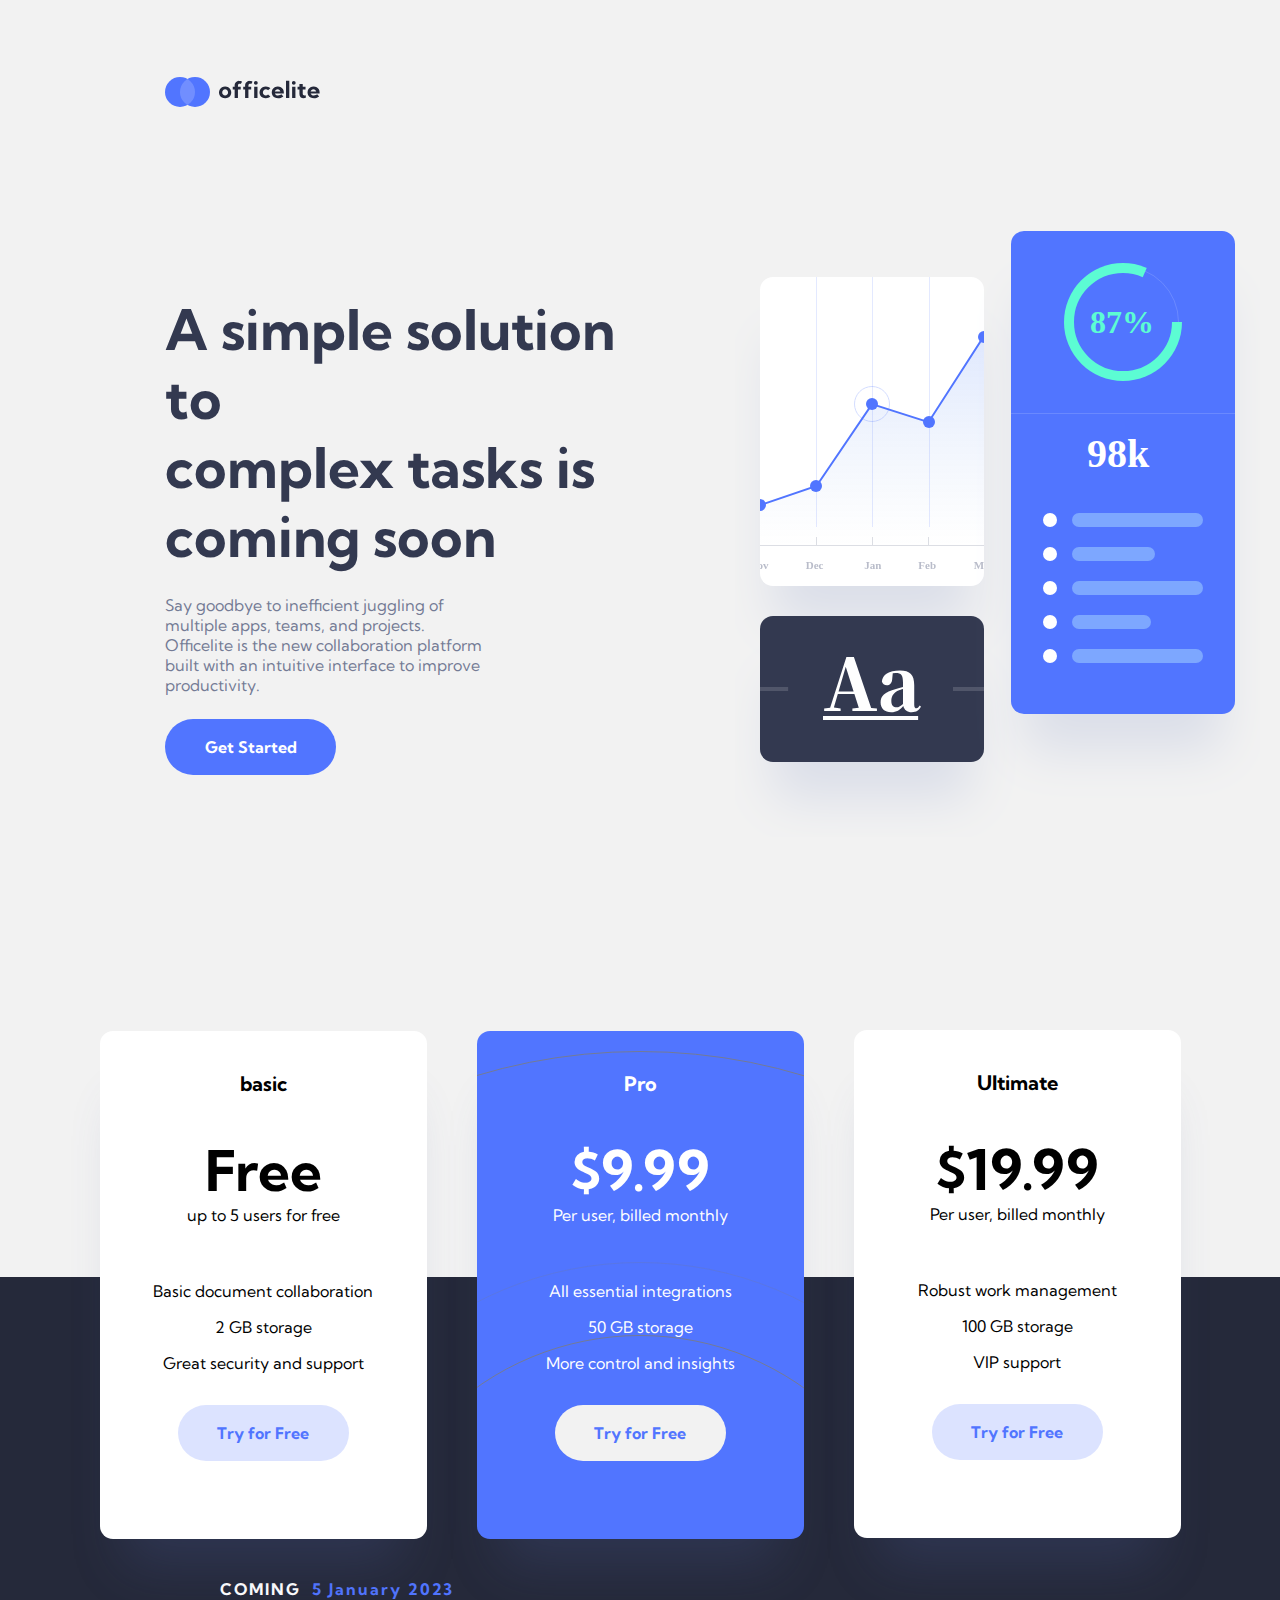
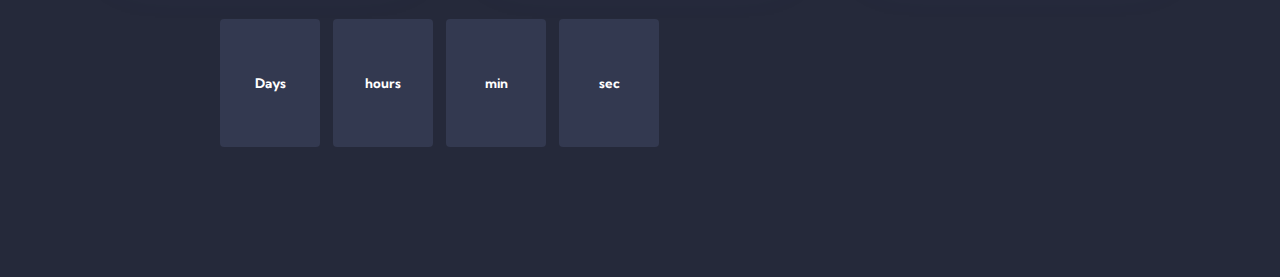
<file: index.html>
<!DOCTYPE html>
<html lang="en">
<head>
  <meta charset="UTF-8">
  <meta name="viewport" content="width=device-width, initial-scale=1.0">
  <link rel="stylesheet" href="./Resource/style.css">
  <link rel="icon" type="image/png" sizes="32x32" href="./assets/favicon-32x32.png">
  
  <title>Officelite || Coming Soon!</title>
</head>
<body> 
  <div class="background-header">
      <img src="./assets/home/new-bg.svg" alt="background" >
  </div>  
  <div class="header-logo">
      <img src="./assets/shared/logo.svg" alt="test" class="logo">
  </div>
  <div class="header-illu">
    <img src="./assets/home/illustration-charts-mobile.svg" alt="illustration-charts-mobile" >
  </div>

  <div class="sides">
    <div class="left-side">
      <h1 class="left-title">A simple solution <br> to  complex tasks <br> is coming soon</h1>
      <h1 class="left-title1">A simple solution to <br>   complex tasks is <br> coming soon</h1>
      <p class="left-description">Say goodbye to inefficient juggling of <br> multiple apps, teams, and projects. <br> Officelite is the new collaboration platform <br> built with an intuitive interface to improve <br> productivity.</p>
      <p class="left-description2">Say goodbye to inefficient juggling of multiple apps, teams, and <br> projects. Officelite is the new collaboration platform built with an <br> intuitive interface to improve productivity.</p>
      <a class="btn1" href="#cards">Get Started</a>
    </div>
    <div class="right-side">
      <img src="./assets/home/illustration-charts tablet.svg" alt="illu">
    </div>
    <div class="right-side-main">
      <img src="./assets/home/illustration-charts.svg" alt="illu">
    </div>

  </div>
  
  <div id='cards' class="cards">
    <div class="card1"> 
        <h5 class="c1">basic</h5>
        <h1 class="c2">Free</h1>
        <h6 class="c3">up to 5 users for free</h6>
        <p class="c4">Basic document collaboration</p>
        <p class="c4">2 GB storage</p>
        <p id="p-end">Great security and support</p>
        <a class="btn2" href="./sign-up.html">Try for Free</a>
        
        <div class="t-left">
          <h5 class="c1">basic</h5>
          <h1 class="c2">Free</h1>
          <h6 class="c3">up to 5 users for free</h6>
          <a class="btn2" href="./sign-up.html">Try for Free</a>
        </div>

        <div class="t-right">
          <p class="c4">Basic document collaboration</p>
          <p class="c4">2 GB storage</p>
          <p id="p-end">Great security and support</p>
        </div>

    </div>
    <div class="card2">
      <img src="./assets/home/bg-pattern-header LAPTOP.svg" alt="background" >
      <h5 class="c1">Pro</h5>
      <h1 class="c2">$9.99</h1>
      <h6 class="c3">Per user, billed monthly</h6>
      <p class="c4">All essential integrations</p>
      <p class="c4">50 GB storage</p>
      <p id="p-end" class="c4">More control and insights</p>
      <a class="btn3" href="./sign-up.html">Try for Free</a>

      <div class="t-left">
        <h5 class="c1">Pro</h5>
        <h1 class="c2">$9.99</h1>
        <h6 class="c3">Per user, billed monthly</h6>
        <a class="btnRetry" href="./sign-up.html">Try for Free</a>
      </div>

      <div class="t-right">
        <p class="c4">All essential integrations</p>
        <p class="c4">50 GB storage</p>
        <p id="p-end">More control and insightst</p>
      </div>

    </div>

    <div class="card3">
      <h5 class="c1">Ultimate</h5>
      <h1 class="c2">$19.99</h1>
      <h6 class="c3">Per user, billed monthly</h6>
      <p class="c4">Robust work management</p>
      <p class="c4">100 GB storage</p>
      <p id="p-end">VIP support</p>
      <a class="btn2" href="./sign-up.html">Try for Free</a>

      <div class="t-left">
        <h5 class="c1">Ultimate</h5>
        <h1 class="c2">$19.99</h1>
        <h6 class="c3">Per user, billed monthly</h6>
        <a class="btn2" href="./sign-up.html">Try for Free</a>
      </div>
  
      <div class="t-right">
        <p class="c4">Robust work management</p>
        <p class="c4">100 GB storage</p>
        <p id="p-end">VIP support</p>
      </div>
    </div>

    </div>
  </div>

  <footer class="footer-footer">
    <div class="footer-box">
      <h4>COMING <span>5 January 2023</span></h4><br>
      <div class="timer-box">
        <div id="days">
          <h1 id="days-num"></h1>
          <h5>Days</h5>
        </div>
        <div id="hours">
          <h1 id="hours-num"></h1>
          <h5>hours</h5>
        </div>
        <div id="minutes">
          <h1 id="min-num"></h1>
          <h5>min</h5>
        </div>
        <div id="seconds">
          <h1 id="sec-num"></h1>
          <h5>sec</h5>
        </div>
      </div>
      <a class="footer-button" href="./sign-up.html">Get started</a>
    </div>
  </footer>
<script src="./Resource/app.js"></script>
</body>
</html>
</file>
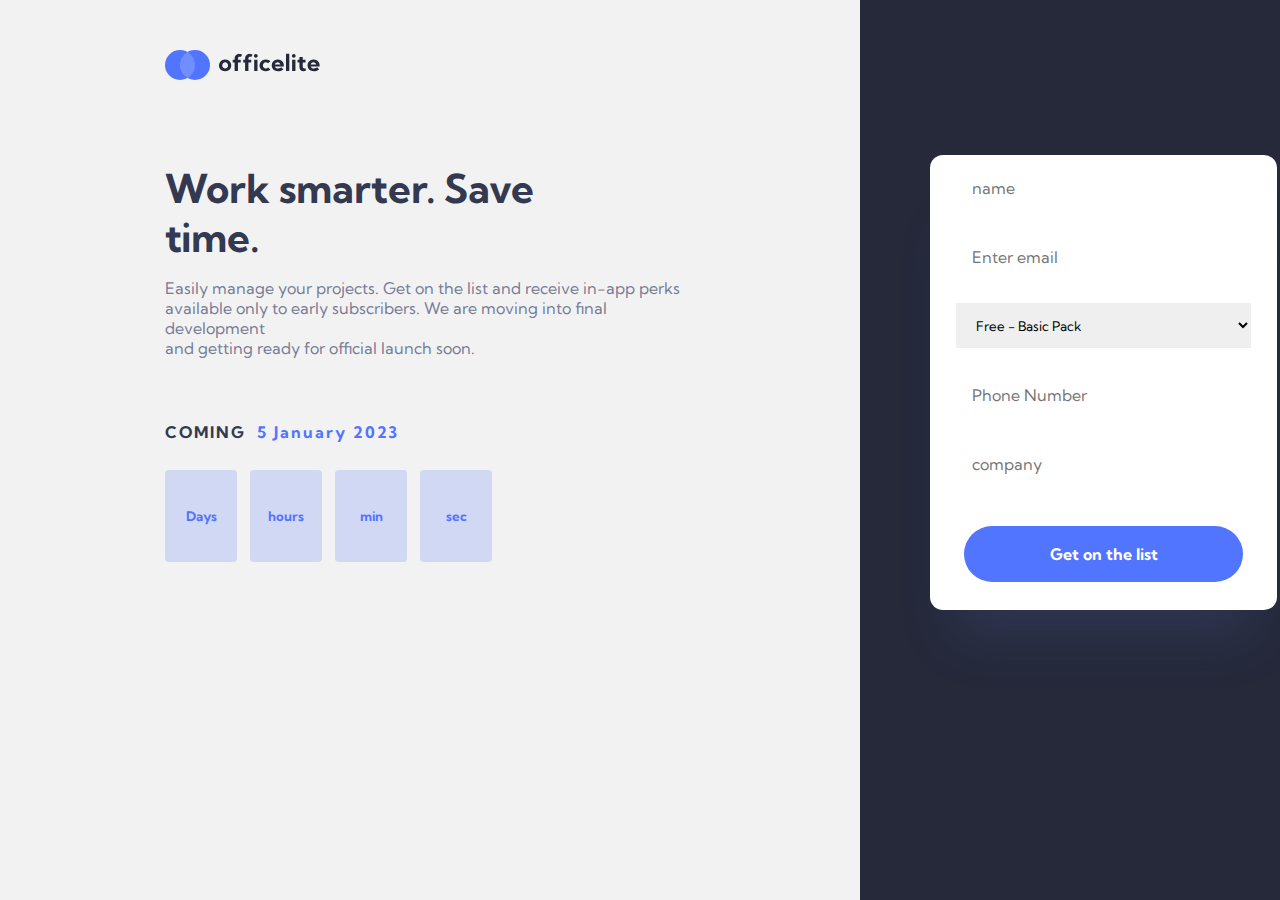
<file: sign-up.html>
<!DOCTYPE html>
<html lang="en">
<head>
  <meta charset="UTF-8">
  <meta name="viewport" content="width=device-width, initial-scale=1.0">
  <link rel="stylesheet" href="./Resource/style2.css">
  <link rel="icon" type="image/png" sizes="32x32" href="./assets/favicon-32x32.png">
    <title>Officelite coming soon site</title>
</head>
<body>
<section class="grid">

<div class="Lside">

      <div class="background-header">
          <img src="./assets/home/new-bg.svg" alt="background" >
      </div>  
      <div class="header-logo">
          <img src="./assets/shared/logo.svg" alt="test" class="logo">
      </div>
 <div class="left-page">
    <div class="leftReal">
        <div class="title-text">
          <h1>Work smarter. <br> Save time.</h1>
          <h1 id="t-text1">Work smarter.  Save time.</h1>
          <h1 id="t-text2">Work smarter. Save <br> time.</h1>


          <p>Easily manage your projects. Get on the list <br>
            and receive in-app perks available only to <br>
            early subscribers. We are moving into final <br> 
            development and getting ready for official <br>
            launch soon.</p>

            <p id="t-text3">Easily manage your projects. Get on the list 
              and receive in-app perks <br> available only to 
              early subscribers. We are moving into final  
              development <br> and getting ready for official
              launch soon.</p>
        </div>

      <div class="timer">
        <h4>COMING <span>5 January 2023</span></h4><br>
        <div class="timer-box">
          <div id="days">
            <h1 id="days-num"></h1>
            <h5>Days</h5>
          </div>
          <div id="hours">
            <h1 id="hours-num"></h1>
            <h5>hours</h5>
          </div>
          <div id="minutes">
            <h1 id="min-num"></h1>
            <h5>min</h5>
          </div>
          <div id="seconds">
            <h1 id="sec-num"></h1>
            <h5>sec</h5>
          </div>
        </div>
      </div>
     </div>
   </div>
      <form>
        <div class="container">
          <input id="name" type="text" placeholder="name" name="name" required>
          <input id="email" type="email" placeholder="Enter email" name="email" required>
          <select id="package">
            <option value="basic">Free - Basic Pack </option>
            <option value="pro">$9.99 - Pro Pack</option>
            <option value="Ultimate">$19.99 - Ultimate Pack</option>
          </select>
          <input type="number" id="number" placeholder="Phone Number" required>
          <input id="company" type="text" placeholder="company" required>
          <button type="submit" class="signupbtn">Get on the list</button>
        </div>
      </form>
  </div>
<div class="footerr"></div>
</section>
 <script src="./Resource/app2.js"></script>
</body>
</html>
</file>
<file: Resource/style.css>
@import url("https://fonts.googleapis.com/css2?family=Kumbh+Sans:wght@100;200;300;400;500;600;700;800;900&display=swap");
* {
  padding: 0;
  margin: 0;
  border: 0;
  font-family: "Kumbh Sans", sans-serif;
}

html {
  scroll-behavior: smooth;
}

body {
  background-color: #F2F2F2;
}

.background-header {
  background-repeat: no-repeat;
  top: -150px;
  display: flex;
  justify-content: center;
  align-items: center;
  width: 100vw;
  position: absolute;
  overflow: hidden;
}

.header-logo {
  display: flex;
  justify-content: center;
  width: 100vw;
  padding-top: 49.65px;
  margin-bottom: 90px;
}

.header-illu {
  width: 100vw;
  display: flex;
  justify-content: center;
  margin-bottom: 64px;
}

.left-side {
  display: flex;
  justify-content: center;
  align-items: center;
  flex-direction: column;
  margin-bottom: 100px;
}
.left-side > h1 {
  font-size: 40px;
  font-weight: 700;
  text-align: center;
  margin-bottom: 24px;
}
.left-side > p {
  color: #747B95;
  font-size: 16px;
  font-weight: 400;
  text-align: center;
  margin-bottom: 24px;
}
.left-side > .btn1 {
  height: 56px;
  width: 171px;
  border-radius: 28px;
  background-color: #5175FF;
  display: flex;
  align-items: center;
  justify-content: center;
  color: white;
  font-style: normal;
  font-weight: 700;
  font-size: 16px;
  cursor: pointer;
  text-decoration: none;
}
.left-side > .btn1:hover {
  transition: 0.5s;
  background-color: #829CFF;
}
.left-side .left-title1 {
  display: none;
}
.left-side .left-description2 {
  display: none;
}

.right-side {
  display: none;
}

.right-side-main {
  display: none;
  margin-right: 20px;
}

.cards {
  display: flex;
  align-items: center;
  justify-content: center;
  flex-direction: column;
}
.cards .card1, .cards .card3, .cards .card2 {
  display: flex;
  align-items: center;
  flex-direction: column;
  height: 508px;
  width: 327px;
  border-radius: 13px;
  box-shadow: 0px 50px 50px -25px rgba(75, 92, 154, 0.247159);
  background-color: white;
  text-align: center;
  margin-bottom: 32px;
}
.cards .card1 .t-left, .cards .card3 .t-left, .cards .card2 .t-left {
  display: none;
}
.cards .card1 .t-right, .cards .card3 .t-right, .cards .card2 .t-right {
  display: none;
}
.cards .card1 > .c1, .cards .card3 > .c1, .cards .card2 > .c1 {
  font-size: 20px;
  margin-top: 40px;
  margin-bottom: 40px;
}
.cards .card1 > .c2, .cards .card3 > .c2, .cards .card2 > .c2 {
  font-size: 56px;
}
.cards .card1 > .c3, .cards .card3 > .c3, .cards .card2 > .c3 {
  font-size: 16px;
  font-weight: 400;
  margin-bottom: 56px;
}
.cards .card1 > .c4, .cards .card3 > .c4, .cards .card2 > .c4 {
  font-size: 16px;
  font-weight: 400;
  margin-bottom: 16px;
}
.cards .card1 #p-end, .cards .card3 #p-end, .cards .card2 #p-end {
  margin-bottom: 32px;
}
.cards .card1 .btn2, .cards .card3 .btn2, .cards .card2 .btn2 {
  height: 56px;
  width: 171px;
  border-radius: 28px;
  background: rgba(81, 117, 255, 0.2);
  display: flex;
  align-items: center;
  justify-content: center;
  font-style: normal;
  font-weight: 700;
  font-size: 16px;
  color: #5175FF;
  cursor: pointer;
  text-decoration: none;
}
.cards .card2 {
  color: white;
  background-color: #5175FF;
  position: relative;
  overflow: hidden;
  margin-bottom: 32px;
}
.cards .card2 img {
  position: absolute;
  overflow: hidden;
  top: 20px;
  z-index: 1;
}
.cards .card2 .btn3 {
  cursor: pointer;
  background-color: #F2F2F2;
  height: 56px;
  width: 171px;
  border-radius: 28px;
  display: flex;
  align-items: center;
  justify-content: center;
  font-style: normal;
  font-weight: 700;
  font-size: 16px;
  color: #5175FF;
  z-index: 3;
  text-decoration: none;
}
.cards .card3 {
  margin-bottom: 0px;
}

footer {
  background: #25293A;
  height: 1248px;
  position: relative;
  z-index: -1;
  margin-top: -820px;
  display: flex;
  width: 100vw;
  flex-direction: column;
}
footer .footer-box {
  padding-top: 896px;
  display: flex;
  justify-content: center;
  flex-direction: column;
  align-items: center;
}
footer .footer-box > h4 {
  display: flex;
  justify-content: center;
  color: white;
  font-weight: 700;
  font-size: 16px;
  letter-spacing: 2px;
}
footer .footer-box > h4 > span {
  color: #5175FF;
  margin-left: 5px;
}
footer .footer-box .timer-box {
  display: flex;
  justify-content: center;
  color: white;
  margin-bottom: 40px;
}
footer .footer-box .timer-box #days, footer .footer-box .timer-box #hours, footer .footer-box .timer-box #minutes, footer .footer-box .timer-box #seconds {
  height: 92px;
  width: 72px;
  border-radius: 4px;
  background-color: #333950;
  display: flex;
  justify-content: center;
  flex-direction: column;
  align-items: center;
  margin-right: 13px;
}
footer .footer-box .timer-box #days #days-num, footer .footer-box .timer-box #hours #days-num, footer .footer-box .timer-box #minutes #days-num, footer .footer-box .timer-box #seconds #days-num {
  font-size: 32px;
  font-weight: 700;
}
footer .footer-box .timer-box #days #days-num > h5, footer .footer-box .timer-box #hours #days-num > h5, footer .footer-box .timer-box #minutes #days-num > h5, footer .footer-box .timer-box #seconds #days-num > h5 {
  font-size: 12px;
}
footer .footer-box .footer-button {
  height: 56px;
  width: 171px;
  border-radius: 28px;
  background-color: #5175FF;
  display: flex;
  align-items: center;
  justify-content: center;
  color: white;
  font-style: normal;
  font-weight: 700;
  font-size: 16px;
  cursor: pointer;
  text-decoration: none;
}

@media (min-width: 1280px) {
  .background-header {
    display: none;
  }
  .header-logo {
    display: block;
    padding-top: 76.65px;
    margin-bottom: 184px;
    margin-left: 165px;
    width: 60px;
  }
  .header-illu {
    display: none;
  }
  .sides {
    display: flex;
    flex-direction: row;
    margin-left: 165px;
  }
  .sides .right-side {
    display: none;
  }
  .sides .right-side-main {
    display: block;
    margin-right: 20px;
    top: 20;
  }
  .sides .right-side-main > img {
    position: relative;
    top: -64px;
  }
  .left-side {
    display: block;
    margin-bottom: 255px;
    margin-right: 95px;
    width: 540px;
  }
  .left-side h1 {
    color: #333950;
    text-align: start;
  }
  .left-side p {
    text-align: start;
  }
  .left-side .left-title1 {
    font-size: 56px;
    display: block;
  }
  .left-side .left-title {
    display: none;
  }
  .left-side .left-description {
    display: block;
  }
  .cards {
    flex-direction: row;
  }
  .cards .card1, .cards .card2, .cards .card3 {
    height: 508px;
  }
  .cards .card2 {
    height: 508px;
    margin-left: 50px;
    margin-right: 50px;
  }
  .cards .card3 {
    height: 508px;
    margin-bottom: 35px;
  }
  footer {
    margin-top: -296px;
    height: 600px;
  }
  footer .footer-box {
    padding-top: 302px;
    display: block;
  }
  footer .footer-box > h4 {
    font-size: 16px;
    display: block;
    margin-left: 220px;
  }
  footer .footer-box .timer-box {
    justify-content: flex-start;
    margin-left: 220px;
  }
  footer .footer-box .timer-box #days, footer .footer-box .timer-box #hours, footer .footer-box .timer-box #minutes, footer .footer-box .timer-box #seconds {
    height: 128px;
    width: 100px;
    border-radius: 4px;
    background-color: #333950;
    display: flex;
    justify-content: center;
    flex-direction: column;
    align-items: center;
    margin-right: 13px;
  }
  footer .footer-box .timer-box #days #days-num, footer .footer-box .timer-box #hours #days-num, footer .footer-box .timer-box #minutes #days-num, footer .footer-box .timer-box #seconds #days-num {
    font-size: 56px;
    font-weight: 700;
  }
  footer .footer-box .timer-box #days #days-num > h5, footer .footer-box .timer-box #hours #days-num > h5, footer .footer-box .timer-box #minutes #days-num > h5, footer .footer-box .timer-box #seconds #days-num > h5 {
    font-size: 16px;
  }
  footer .footer-box .timer-box #hours, footer .footer-box .timer-box #minutes, footer .footer-box .timer-box #seconds {
    height: 128px;
    width: 100px;
    border-radius: 4px;
    background-color: #333950;
    display: flex;
    justify-content: center;
    flex-direction: column;
    align-items: center;
    margin-right: 13px;
  }
  footer .footer-box .timer-box #hours #hours-num, footer .footer-box .timer-box #minutes #hours-num, footer .footer-box .timer-box #seconds #hours-num {
    font-size: 56px;
    font-weight: 700;
  }
  footer .footer-box .timer-box #hours #hours-num > h5, footer .footer-box .timer-box #minutes #hours-num > h5, footer .footer-box .timer-box #seconds #hours-num > h5 {
    font-size: 16px;
  }
  footer .footer-box .timer-box #minutes, footer .footer-box .timer-box #seconds {
    height: 128px;
    width: 100px;
    border-radius: 4px;
    background-color: #333950;
    display: flex;
    justify-content: center;
    flex-direction: column;
    align-items: center;
    margin-right: 13px;
  }
  footer .footer-box .timer-box #minutes #min-num, footer .footer-box .timer-box #seconds #min-num {
    font-size: 56px;
    font-weight: 700;
  }
  footer .footer-box .timer-box #minutes #min-num > h5, footer .footer-box .timer-box #seconds #min-num > h5 {
    font-size: 16px;
  }
  footer .footer-box .timer-box #seconds {
    height: 128px;
    width: 100px;
    border-radius: 4px;
    background-color: #333950;
    display: flex;
    justify-content: center;
    flex-direction: column;
    align-items: center;
    margin-right: 13px;
  }
  footer .footer-box .timer-box #seconds #sec-num {
    font-size: 56px;
    font-weight: 700;
  }
  footer .footer-box .timer-box #seconds #sec-num > h5 {
    font-size: 16px;
  }
  footer .footer-box .footer-button {
    display: none;
  }
}
/* 
  ##Device = Laptops, Desktops
  ##Screen = B/w 1025px to 1280px
*/
@media (min-width: 1024px) and (max-width: 1279px) {
  .background-header {
    display: none;
  }
  .header-logo {
    display: block;
    padding-top: 76.65px;
    margin-bottom: 184px;
    margin-left: 39px;
    width: 30px;
  }
  .header-illu {
    display: none;
  }
  .sides {
    display: flex;
    flex-direction: row;
    justify-content: space-between;
  }
  .sides .right-side {
    display: none;
  }
  .sides .right-side-main {
    display: block;
    margin-right: 20px;
    top: 20;
  }
  .sides .right-side-main > img {
    position: relative;
    top: -64px;
  }
  .left-side {
    display: block;
    margin-bottom: 200px;
    margin-left: 39px;
    margin-right: 69px;
    width: 385px;
  }
  .left-side h1 {
    text-align: start;
  }
  .left-side p {
    text-align: start;
  }
  .left-side .left-title1 {
    display: block;
  }
  .left-side .left-title {
    display: none;
  }
  .left-side .left-description2 {
    display: none;
  }
  .cards {
    flex-direction: row;
  }
  .cards .card2 {
    margin-bottom: 195px;
    margin-left: 8px;
    margin-right: 8px;
  }
  .cards .card3 {
    margin-bottom: 35px;
  }
  footer {
    margin-top: -383px;
    height: 608px;
  }
  footer .footer-box {
    padding-top: 309px;
  }
  footer .footer-box > h4 {
    font-size: 30px;
  }
  footer .footer-box .timer-box #days, footer .footer-box .timer-box #hours, footer .footer-box .timer-box #minutes, footer .footer-box .timer-box #seconds {
    height: 128px;
    width: 100px;
    border-radius: 4px;
    background-color: #333950;
    display: flex;
    justify-content: center;
    flex-direction: column;
    align-items: center;
    margin-right: 13px;
  }
  footer .footer-box .timer-box #days #days-num, footer .footer-box .timer-box #hours #days-num, footer .footer-box .timer-box #minutes #days-num, footer .footer-box .timer-box #seconds #days-num {
    font-size: 56px;
    font-weight: 700;
  }
  footer .footer-box .timer-box #days #days-num > h5, footer .footer-box .timer-box #hours #days-num > h5, footer .footer-box .timer-box #minutes #days-num > h5, footer .footer-box .timer-box #seconds #days-num > h5 {
    font-size: 16px;
  }
  footer .footer-box .timer-box #hours, footer .footer-box .timer-box #minutes, footer .footer-box .timer-box #seconds {
    height: 128px;
    width: 100px;
    border-radius: 4px;
    background-color: #333950;
    display: flex;
    justify-content: center;
    flex-direction: column;
    align-items: center;
    margin-right: 13px;
  }
  footer .footer-box .timer-box #hours #hours-num, footer .footer-box .timer-box #minutes #hours-num, footer .footer-box .timer-box #seconds #hours-num {
    font-size: 56px;
    font-weight: 700;
  }
  footer .footer-box .timer-box #hours #hours-num > h5, footer .footer-box .timer-box #minutes #hours-num > h5, footer .footer-box .timer-box #seconds #hours-num > h5 {
    font-size: 16px;
  }
  footer .footer-box .timer-box #minutes, footer .footer-box .timer-box #seconds {
    height: 128px;
    width: 100px;
    border-radius: 4px;
    background-color: #333950;
    display: flex;
    justify-content: center;
    flex-direction: column;
    align-items: center;
    margin-right: 13px;
  }
  footer .footer-box .timer-box #minutes #min-num, footer .footer-box .timer-box #seconds #min-num {
    font-size: 56px;
    font-weight: 700;
  }
  footer .footer-box .timer-box #minutes #min-num > h5, footer .footer-box .timer-box #seconds #min-num > h5 {
    font-size: 16px;
  }
  footer .footer-box .timer-box #seconds {
    height: 128px;
    width: 100px;
    border-radius: 4px;
    background-color: #333950;
    display: flex;
    justify-content: center;
    flex-direction: column;
    align-items: center;
    margin-right: 13px;
  }
  footer .footer-box .timer-box #seconds #sec-num {
    font-size: 56px;
    font-weight: 700;
  }
  footer .footer-box .timer-box #seconds #sec-num > h5 {
    font-size: 16px;
  }
  footer .footer-box .footer-button {
    font-size: 20px;
    width: 200px;
  }
}
/* 
  ##Device = Tablets, Ipads (portrait)
  ##Screen = B/w 768px to 1024px
*/
@media (min-width: 768px) and (max-width: 1023px) {
  .background-header {
    display: none;
  }
  .header-logo {
    display: block;
    padding-top: 76.65px;
    margin-bottom: 104px;
    margin-left: 39px;
    width: 20px;
  }
  .header-illu {
    display: none;
  }
  .sides {
    display: flex;
    flex-direction: row;
  }
  .left-side {
    display: block;
    margin-bottom: 140px;
    margin-left: 39px;
    margin-right: 69px;
    width: 385px;
  }
  .left-side h1 {
    text-align: start;
  }
  .left-side p {
    text-align: start;
  }
  .right-side {
    display: block;
  }
  .btn3 {
    display: none;
  }
  .cards .card1, .cards .card2, .cards .card3 {
    height: 316px;
    width: 689px;
    margin-bottom: 24px;
    display: grid;
    grid-template-columns: 50% 50%;
    text-align: start;
  }
  .cards .card1 > .c1, .cards .card2 > .c1, .cards .card3 > .c1 {
    display: none;
  }
  .cards .card1 > .c2, .cards .card2 > .c2, .cards .card3 > .c2 {
    display: none;
  }
  .cards .card1 > .c3, .cards .card2 > .c3, .cards .card3 > .c3 {
    display: none;
  }
  .cards .card1 > .c4, .cards .card2 > .c4, .cards .card3 > .c4 {
    display: none;
  }
  .cards .card1 > #p-end, .cards .card2 > #p-end, .cards .card3 > #p-end {
    display: none;
  }
  .cards .card1 > .btn2, .cards .card2 > .btn2, .cards .card3 > .btn2 {
    display: none;
  }
  .cards .card1 .t-left, .cards .card2 .t-left, .cards .card3 .t-left {
    display: block;
    margin-left: 48px;
  }
  .cards .card1 .t-left .c1, .cards .card2 .t-left .c1, .cards .card3 .t-left .c1 {
    margin-bottom: 16px;
    font-size: 20px;
    font-weight: 700;
  }
  .cards .card1 .t-left .c2, .cards .card2 .t-left .c2, .cards .card3 .t-left .c2 {
    margin-bottom: 4px;
    font-size: 56px;
    font-weight: 700;
  }
  .cards .card1 .t-left .c3, .cards .card2 .t-left .c3, .cards .card3 .t-left .c3 {
    margin-bottom: 24px;
    font-size: 16px;
    font-weight: 400;
  }
  .cards .card1 .t-right, .cards .card2 .t-right, .cards .card3 .t-right {
    display: block;
    justify-content: center;
    align-items: center;
    line-height: 40px;
  }
  .cards .card2 img {
    display: none;
  }
  .cards .card2 .btn3 {
    display: none;
  }
  .cards .card2 .t-left .btnRetry {
    cursor: pointer;
    background-color: #F2F2F2;
    height: 56px;
    width: 171px;
    border-radius: 28px;
    display: flex;
    align-items: center;
    justify-content: center;
    font-style: normal;
    font-weight: 700;
    font-size: 16px;
    color: #5175FF;
    z-index: 3;
    text-decoration: none;
  }
  footer {
    margin-top: -521px;
    height: 880px;
  }
  footer .footer-box {
    padding-top: 578px;
  }
  footer .footer-box > h4 {
    font-size: 16px;
  }
  footer .footer-box .timer-box #days, footer .footer-box .timer-box #hours, footer .footer-box .timer-box #minutes, footer .footer-box .timer-box #seconds {
    height: 128px;
    width: 100px;
    border-radius: 4px;
    background-color: #333950;
    display: flex;
    justify-content: center;
    flex-direction: column;
    align-items: center;
    margin-right: 13px;
  }
  footer .footer-box .timer-box #days #days-num, footer .footer-box .timer-box #hours #days-num, footer .footer-box .timer-box #minutes #days-num, footer .footer-box .timer-box #seconds #days-num {
    font-size: 56px;
    font-weight: 700;
  }
  footer .footer-box .timer-box #days #days-num > h5, footer .footer-box .timer-box #hours #days-num > h5, footer .footer-box .timer-box #minutes #days-num > h5, footer .footer-box .timer-box #seconds #days-num > h5 {
    font-size: 16px;
  }
  footer .footer-box .timer-box #hours, footer .footer-box .timer-box #minutes, footer .footer-box .timer-box #seconds {
    height: 128px;
    width: 100px;
    border-radius: 4px;
    background-color: #333950;
    display: flex;
    justify-content: center;
    flex-direction: column;
    align-items: center;
    margin-right: 13px;
  }
  footer .footer-box .timer-box #hours #hours-num, footer .footer-box .timer-box #minutes #hours-num, footer .footer-box .timer-box #seconds #hours-num {
    font-size: 56px;
    font-weight: 700;
  }
  footer .footer-box .timer-box #hours #hours-num > h5, footer .footer-box .timer-box #minutes #hours-num > h5, footer .footer-box .timer-box #seconds #hours-num > h5 {
    font-size: 16px;
  }
  footer .footer-box .timer-box #minutes, footer .footer-box .timer-box #seconds {
    height: 128px;
    width: 100px;
    border-radius: 4px;
    background-color: #333950;
    display: flex;
    justify-content: center;
    flex-direction: column;
    align-items: center;
    margin-right: 13px;
  }
  footer .footer-box .timer-box #minutes #min-num, footer .footer-box .timer-box #seconds #min-num {
    font-size: 56px;
    font-weight: 700;
  }
  footer .footer-box .timer-box #minutes #min-num > h5, footer .footer-box .timer-box #seconds #min-num > h5 {
    font-size: 16px;
  }
  footer .footer-box .timer-box #seconds {
    height: 128px;
    width: 100px;
    border-radius: 4px;
    background-color: #333950;
    display: flex;
    justify-content: center;
    flex-direction: column;
    align-items: center;
    margin-right: 13px;
  }
  footer .footer-box .timer-box #seconds #sec-num {
    font-size: 56px;
    font-weight: 700;
  }
  footer .footer-box .timer-box #seconds #sec-num > h5 {
    font-size: 16px;
  }
}/*# sourceMappingURL=style.css.map */
</file>
<file: Resource/style2.css>
@import url("https://fonts.googleapis.com/css2?family=Kumbh+Sans:wght@100;200;300;400;500;600;700;800;900&display=swap");
* {
  padding: 0;
  margin: 0;
  border: 0;
  font-family: "Kumbh Sans", sans-serif;
}

body {
  background-color: #F2F2F2;
}

.background-header {
  background-repeat: no-repeat;
  top: -150px;
  display: flex;
  justify-content: center;
  align-items: center;
  width: 100vw;
  position: absolute;
  overflow: hidden;
}

.header-logo {
  display: flex;
  justify-content: center;
  width: 100vw;
  padding-top: 49.65px;
  margin-bottom: 80px;
}

.title-text > h1 {
  color: #333950;
  font-size: 40px;
  font-weight: 700;
  text-align: center;
  margin-bottom: 16px;
}
.title-text > p {
  color: #747B95;
  font-size: 16px;
  font-weight: 400;
  text-align: center;
  margin-bottom: 64px;
}
.title-text #t-text1 {
  display: none;
}
.title-text #t-text2 {
  display: none;
}
.title-text #t-text3 {
  display: none;
}

.timer > h4 {
  text-align: center;
  color: #333950;
  font-weight: 700;
  font-size: 16px;
  letter-spacing: 2px;
  margin-bottom: 64px;
}
.timer > h4 > span {
  color: #5175FF;
  margin-left: 5px;
}
.timer .timer-box {
  display: flex;
  justify-content: center;
  color: #5175FF;
  margin-bottom: 40px;
}
.timer .timer-box #days, .timer .timer-box #hours, .timer .timer-box #minutes, .timer .timer-box #seconds {
  height: 92px;
  width: 72px;
  border-radius: 4px;
  background: rgba(81, 117, 255, 0.2);
  display: flex;
  justify-content: center;
  flex-direction: column;
  align-items: center;
  margin-right: 13px;
}
.timer .timer-box #days #days-num, .timer .timer-box #hours #days-num, .timer .timer-box #minutes #days-num, .timer .timer-box #seconds #days-num {
  font-size: 32px;
  font-weight: 700;
}
.timer .timer-box #days #days-num > h5, .timer .timer-box #hours #days-num > h5, .timer .timer-box #minutes #days-num > h5, .timer .timer-box #seconds #days-num > h5 {
  font-size: 12px;
}
form {
  display: flex;
  justify-content: center;
}
form .container {
  display: flex;
  align-items: center;
  flex-direction: column;
  padding: 10px;
  height: 435px;
  width: 327px;
  background: white;
  box-shadow: 0px 50px 50px -25px rgba(75, 92, 154, 0.247159);
  border-radius: 13px;
}
form .container input {
  display: flex;
  align-items: center;
  justify-content: center;
  padding-left: 16px;
  height: 45px;
  width: 279px;
  margin-bottom: 24px;
  font-size: 16px;
  font-weight: 400;
}
form .container select {
  padding-left: 16px;
  height: 45px;
  width: 295px;
  margin-bottom: 24px;
}
form .container #company {
  margin-bottom: 40px;
}
form .container button {
  height: 56px;
  width: 279px;
  border-radius: 28px;
  background-color: #5175FF;
  font-size: 16px;
  font-weight: 700;
  color: white;
}

.footerr {
  background-color: #25293A;
  height: 320px;
  width: 100vw;
  position: absolute;
  z-index: -1;
  margin-top: -256px;
}

@media (min-width: 1280px) {
  body {
    height: 100vh;
  }
  .background-header {
    display: none;
  }
  .header-logo {
    display: block;
    width: 50px;
    margin-left: 165px;
  }
  .grid {
    display: grid;
    grid-template-columns: auto 420px;
    width: 100vw;
    height: 100vh;
  }
  .grid .Lside .left-page {
    display: flex;
    flex-direction: row;
    margin-left: 165px;
  }
  .grid .Lside .left-page .leftReal {
    width: 540px;
  }
  .grid .Lside .left-page .leftReal .title-text > h1 {
    display: none;
  }
  .grid .Lside .left-page .leftReal .title-text #t-text2 {
    display: block;
  }
  .grid .Lside .left-page .leftReal .title-text #t-text3 {
    display: block;
  }
  .grid .Lside .left-page .leftReal .title-text > p {
    display: none;
  }
  .footerr {
    position: static;
    height: 100vh;
    width: 100%;
    margin-top: 0px;
  }
  .title-text > h1 {
    text-align: start;
  }
  .title-text > p {
    text-align: start;
  }
  .timer > h4 {
    margin-bottom: 8px;
    text-align: start;
  }
  .timer .timer-box {
    display: flex;
    justify-content: start;
  }
  .container {
    position: absolute;
    top: 155px;
    left: 930px;
    width: 420px;
  }
}
/* 
  ##Device = Laptops, Desktops
  ##Screen = B/w 1025px to 1280px
*/
@media (min-width: 1024px) and (max-width: 1279px) {
  body {
    height: 100vh;
  }
  .background-header {
    display: none;
  }
  .header-logo {
    display: block;
    width: 50px;
    margin-left: 110px;
  }
  .grid {
    display: grid;
    grid-template-columns: 70% 30%;
    width: 100vw;
    height: 100vh;
  }
  .grid .Lside .left-page {
    display: flex;
    flex-direction: row;
    margin-left: 110px;
  }
  .footerr {
    position: static;
    height: 100vh;
    width: 100%;
    margin-top: 0px;
  }
  .title-text > h1 {
    text-align: start;
  }
  .title-text > p {
    text-align: start;
  }
  .timer > h4 {
    margin-bottom: 8px;
    text-align: start;
  }
  .timer .timer-box {
    display: flex;
    justify-content: start;
  }
  .container {
    position: absolute;
    top: 155px;
    left: 550px;
  }
}
/* 
  ##Device = Tablets, Ipads (portrait)
  ##Screen = B/w 768px to 1024px
*/
@media (min-width: 768px) and (max-width: 1023px) {
  .background-header {
    display: none;
  }
  .header-logo {
    display: block;
    margin-left: 39px;
    width: 50px;
    margin-bottom: 112px;
  }
  .title-text > h1 {
    display: none;
  }
  .title-text > p {
    display: none;
  }
  .title-text #t-text1 {
    display: block;
  }
  .title-text #t-text2 {
    display: none;
  }
  .title-text #t-text3 {
    display: block;
  }
  .timer {
    display: flex;
    flex-direction: column;
    justify-content: center;
  }
  .timer > h4 {
    margin-bottom: 8px;
  }
  .timer .timer-box #days, .timer .timer-box #hours, .timer .timer-box #minutes, .timer .timer-box #seconds {
    height: 128px;
    width: 100px;
    border-radius: 4px;
    background: rgba(81, 117, 255, 0.2);
    display: flex;
    justify-content: center;
    flex-direction: column;
    align-items: center;
    margin-right: 13px;
    color: #5175FF;
  }
  .timer .timer-box #days #days-num, .timer .timer-box #hours #days-num, .timer .timer-box #minutes #days-num, .timer .timer-box #seconds #days-num {
    font-size: 56px;
    font-weight: 700;
  }
  .timer .timer-box #days #days-num > h5, .timer .timer-box #hours #days-num > h5, .timer .timer-box #minutes #days-num > h5, .timer .timer-box #seconds #days-num > h5 {
    font-size: 16px;
  }
  .timer .timer-box #hours, .timer .timer-box #minutes, .timer .timer-box #seconds {
    height: 128px;
    width: 100px;
    border-radius: 4px;
    background: rgba(81, 117, 255, 0.2);
    display: flex;
    justify-content: center;
    flex-direction: column;
    align-items: center;
    margin-right: 13px;
  }
  .timer .timer-box #hours #hours-num, .timer .timer-box #minutes #hours-num, .timer .timer-box #seconds #hours-num {
    font-size: 56px;
    font-weight: 700;
  }
  .timer .timer-box #hours #hours-num > h5, .timer .timer-box #minutes #hours-num > h5, .timer .timer-box #seconds #hours-num > h5 {
    font-size: 16px;
  }
  .timer .timer-box #minutes, .timer .timer-box #seconds {
    height: 128px;
    width: 100px;
    border-radius: 4px;
    background: rgba(81, 117, 255, 0.2);
    display: flex;
    justify-content: center;
    flex-direction: column;
    align-items: center;
    margin-right: 13px;
  }
  .timer .timer-box #minutes #min-num, .timer .timer-box #seconds #min-num {
    font-size: 56px;
    font-weight: 700;
  }
  .timer .timer-box #minutes #min-num > h5, .timer .timer-box #seconds #min-num > h5 {
    font-size: 16px;
  }
  .timer .timer-box #seconds {
    height: 128px;
    width: 100px;
    border-radius: 4px;
    background: rgba(81, 117, 255, 0.2);
    display: flex;
    justify-content: center;
    flex-direction: column;
    align-items: center;
    margin-right: 13px;
  }
  .timer .timer-box #seconds #sec-num {
    font-size: 56px;
    font-weight: 700;
  }
  .timer .timer-box #seconds #sec-num > h5 {
    font-size: 16px;
  }
  form .container {
    width: 473px;
  }
  form .container > input {
    width: 360px;
  }
  form .container > select {
    width: 386px;
  }
  .footerr {
    padding-bottom: 50px;
  }
}/*# sourceMappingURL=style2.css.map */
</file>
